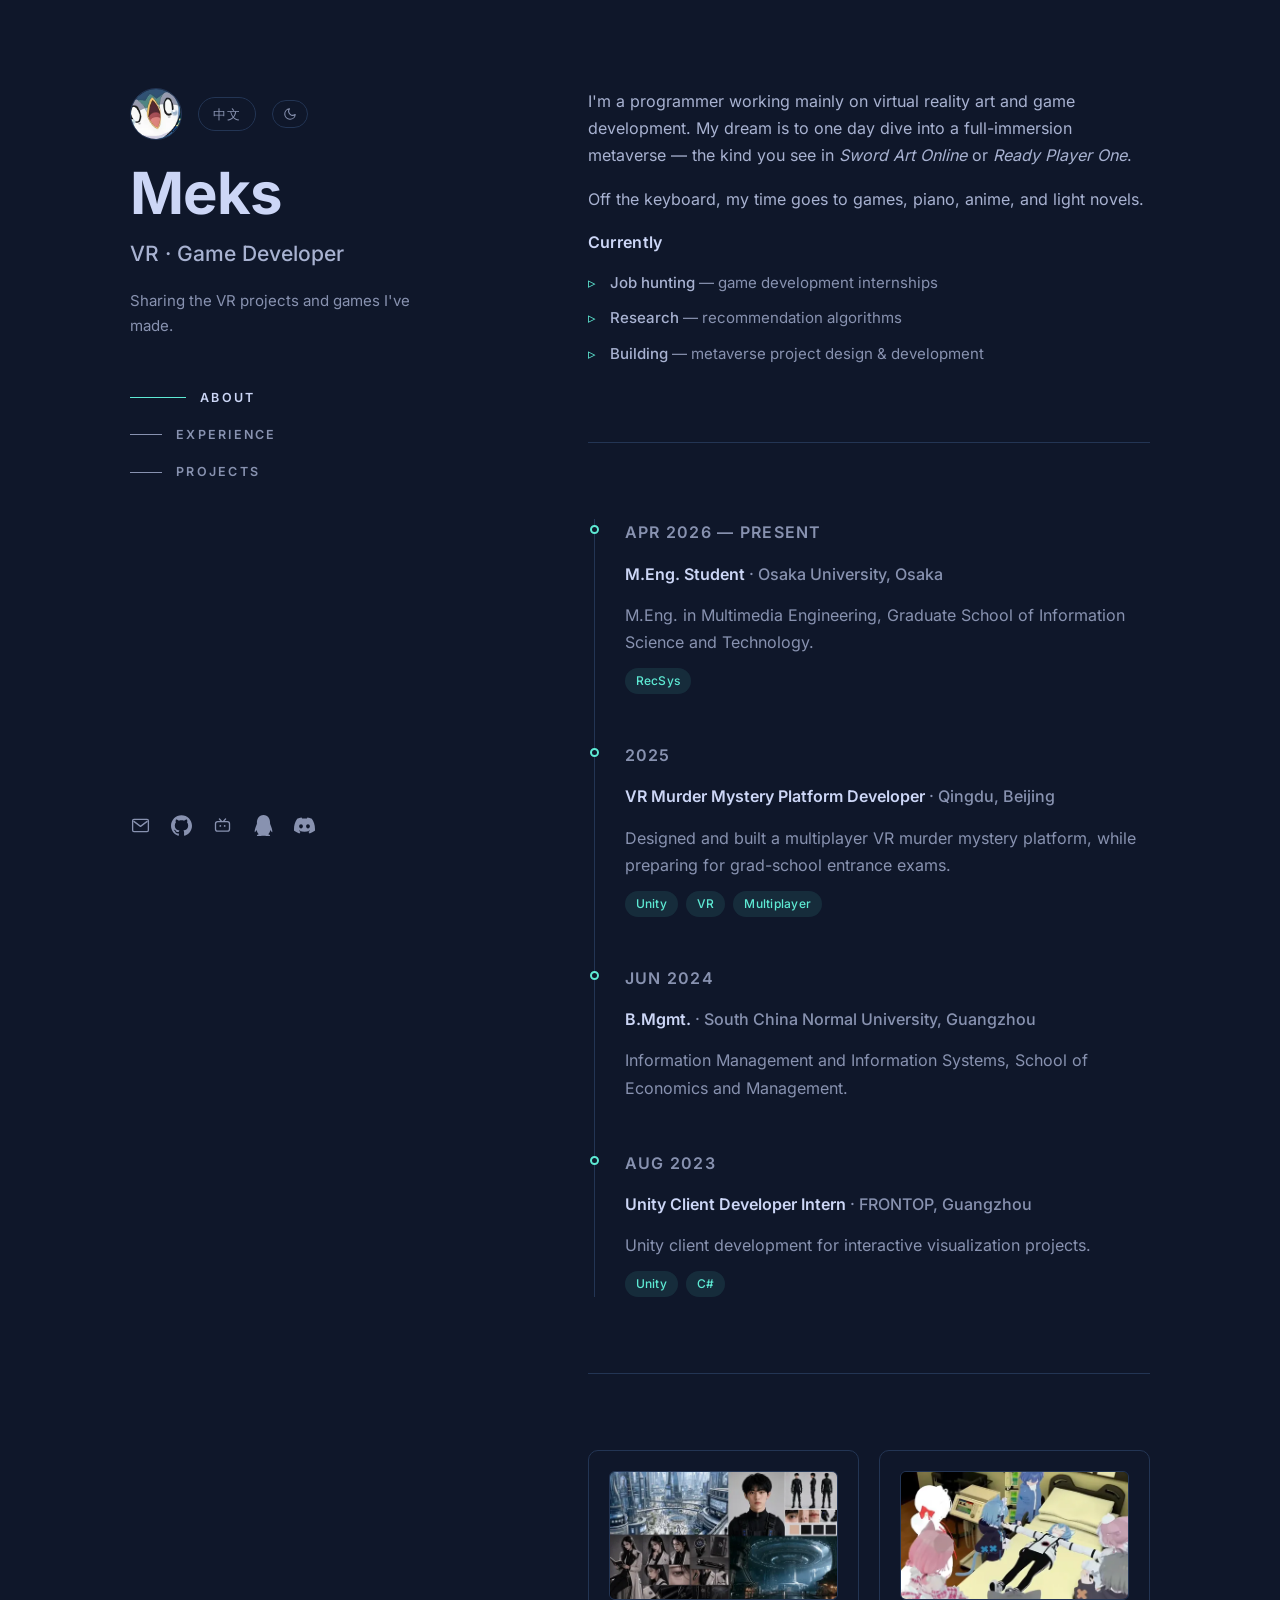
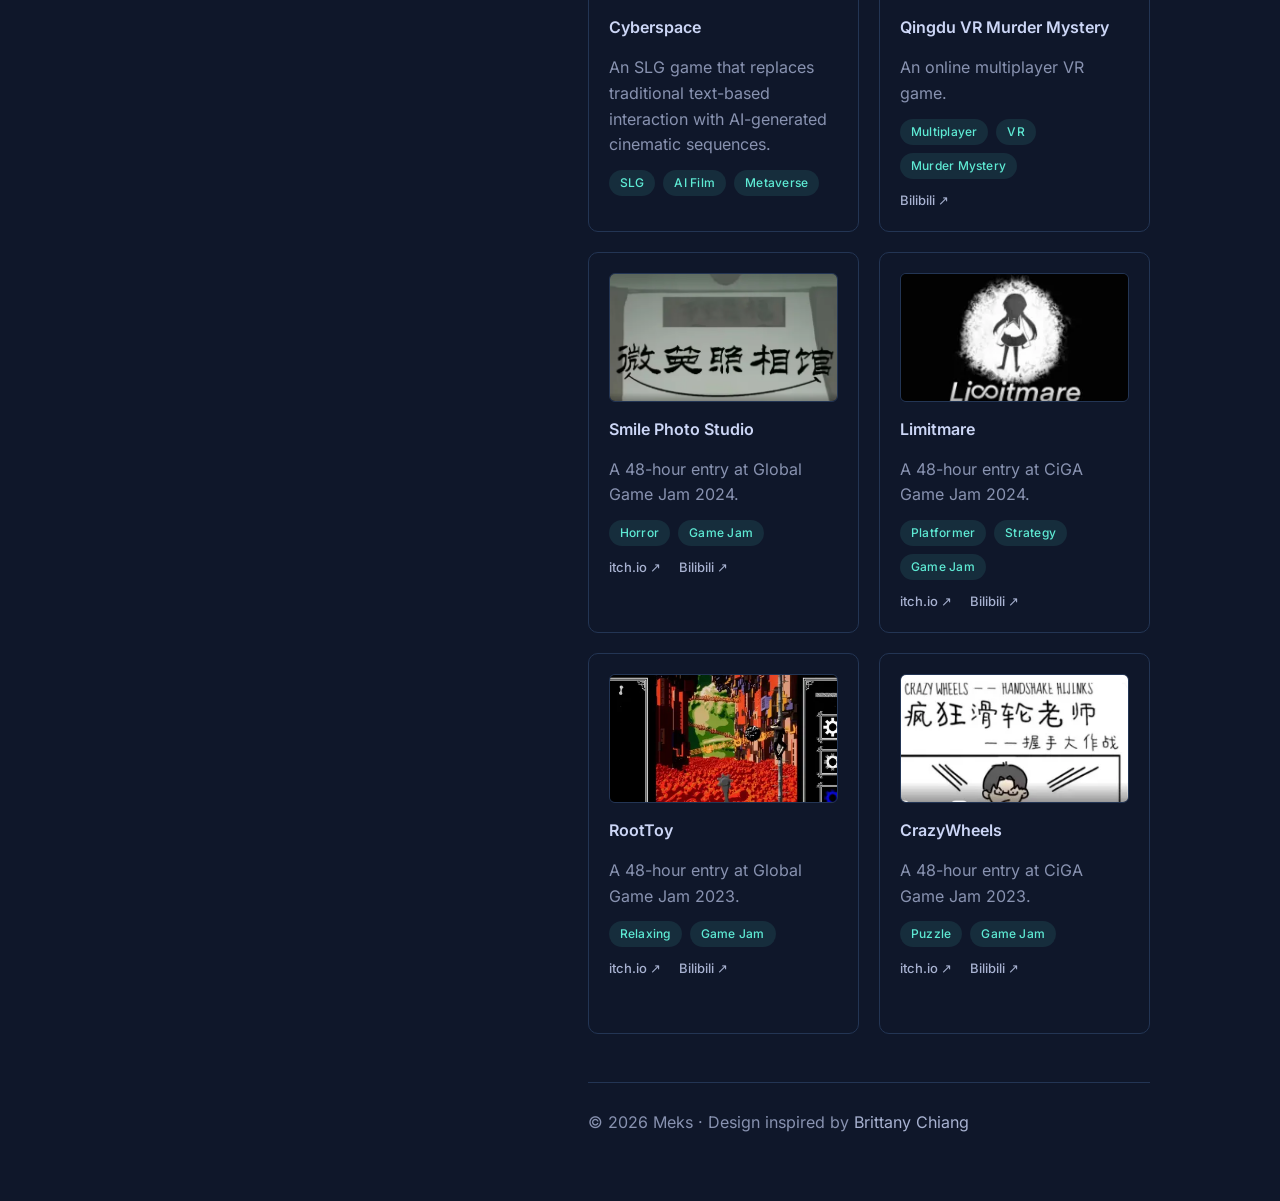
<file: index.html>
<!DOCTYPE html>
<html lang="en">
<head>
<meta charset="UTF-8">
<meta name="viewport" content="width=device-width, initial-scale=1.0, viewport-fit=cover">
<title>Meks · VR & Game Developer</title>
<meta name="description" content="Sharing the VR projects and games I've made.">
<link rel="icon" href="data:image/svg+xml,%3Csvg xmlns='http://www.w3.org/2000/svg' viewBox='0 0 32 32'%3E%3Ccircle cx='16' cy='16' r='9' fill='%235EEAD4'/%3E%3C/svg%3E">
<link rel="preload" href="fonts/inter/UcC73FwrK3iLTeHuS_nVMrMxCp50SjIa1ZL7.woff2" as="font" type="font/woff2" crossorigin>
<script>try{var t=localStorage.getItem('theme');if(t)document.documentElement.setAttribute('data-theme',t);}catch(e){}</script>
<link rel="stylesheet" href="fonts/fonts.css?v=4">
<link rel="stylesheet" href="css/style.css?v=20">
</head>
<body>

<div class="layout">

  <header class="side">
    <div>
      <div class="side-avatar-row">
        <img class="side-avatar" src="images/piplup-256.webp" alt="Meks's avatar" width="52" height="52">
        <a class="lang-switch" href="index-zh.html" hreflang="zh-CN">中文</a>
        <button class="theme-toggle" type="button" aria-label="Toggle dark / light theme" title="Toggle theme">
          <svg class="icon-moon" viewBox="0 0 24 24" fill="none" stroke="currentColor" stroke-width="1.8" stroke-linecap="round" stroke-linejoin="round" aria-hidden="true"><path d="M21 12.79A9 9 0 1 1 11.21 3 7 7 0 0 0 21 12.79z"/></svg>
          <svg class="icon-sun" viewBox="0 0 24 24" fill="none" stroke="currentColor" stroke-width="1.8" stroke-linecap="round" stroke-linejoin="round" aria-hidden="true"><circle cx="12" cy="12" r="4"/><path d="M12 2v2M12 20v2M4.93 4.93l1.41 1.41M17.66 17.66l1.41 1.41M2 12h2M20 12h2M4.93 19.07l1.41-1.41M17.66 6.34l1.41-1.41"/></svg>
        </button>
      </div>
      <h1 class="side-name">Meks</h1>
      <p class="side-role">VR · Game Developer</p>
      <p class="side-tag">Sharing the VR projects and games I've made.</p>
      <nav class="side-nav" aria-label="Section navigation">
        <a class="snav is-active" href="#about" data-sec="about"><span class="snav-line" aria-hidden="true"></span>About</a>
        <a class="snav" href="#experience" data-sec="experience"><span class="snav-line" aria-hidden="true"></span>Experience</a>
        <a class="snav" href="#projects" data-sec="projects"><span class="snav-line" aria-hidden="true"></span>Projects</a>
      </nav>
    </div>
    <div class="side-bottom">
      <ul class="socials">
        <li><a href="mailto:maxyx2025@gmail.com" aria-label="Email" rel="noopener"><svg viewBox="0 0 24 24" fill="none" stroke="currentColor" stroke-width="1.5" aria-hidden="true"><rect x="3" y="5" width="18" height="14" rx="1.5"/><path d="M4 7l8 6 8-6" stroke-linejoin="round"/></svg></a></li>
        <li><a href="https://github.com/maxyx2025" aria-label="GitHub" rel="noopener"><svg viewBox="0 0 24 24" fill="currentColor" aria-hidden="true"><path d="M12 .297c-6.63 0-12 5.373-12 12 0 5.303 3.438 9.8 8.205 11.385.6.113.82-.258.82-.577 0-.285-.01-1.04-.015-2.04-3.338.724-4.042-1.61-4.042-1.61C4.422 18.07 3.633 17.7 3.633 17.7c-1.087-.744.084-.729.084-.729 1.205.084 1.838 1.236 1.838 1.236 1.07 1.835 2.809 1.305 3.495.998.108-.776.417-1.305.76-1.605-2.665-.3-5.466-1.332-5.466-5.93 0-1.31.465-2.38 1.235-3.22-.135-.303-.54-1.523.105-3.176 0 0 1.005-.322 3.3 1.23.96-.267 1.98-.399 3-.405 1.02.006 2.04.138 3 .405 2.28-1.552 3.285-1.23 3.285-1.23.645 1.653.24 2.873.12 3.176.765.84 1.23 1.91 1.23 3.22 0 4.61-2.805 5.625-5.475 5.92.42.36.81 1.096.81 2.22 0 1.606-.015 2.896-.015 3.286 0 .315.21.69.825.57C20.565 22.092 24 17.592 24 12.297c0-6.627-5.373-12-12-12"/></svg></a></li>
        <li><a href="https://space.bilibili.com/76751048" aria-label="Bilibili" rel="noopener"><svg viewBox="0 0 24 24" fill="none" stroke="currentColor" stroke-width="1.5" aria-hidden="true"><rect x="4" y="7.5" width="16" height="11" rx="2.5"/><path d="M8.5 4.5 10.8 7M15.5 4.5 13.2 7" stroke-linecap="round"/><circle cx="9.5" cy="12.5" r="1" fill="currentColor" stroke="none"/><circle cx="14.5" cy="12.5" r="1" fill="currentColor" stroke="none"/></svg></a></li>
        <li><button class="icon-btn" type="button" data-copy="1485232009" title="Click to copy QQ number" aria-label="Copy QQ number"><svg viewBox="0 0 24 24" fill="currentColor" aria-hidden="true"><path d="M21.395 15.035a40 40 0 0 0-.803-2.264l-1.079-2.695c.001-.032.014-.562.014-.836C19.526 4.632 17.351 0 12 0S4.474 4.632 4.474 9.241c0 .274.013.804.014.836l-1.08 2.695a39 39 0 0 0-.802 2.264c-1.021 3.283-.69 4.643-.438 4.673.54.065 2.103-2.472 2.103-2.472 0 1.469.756 3.387 2.394 4.771-.612.188-1.363.479-1.845.835-.434.32-.379.646-.301.778.343.578 5.883.369 7.482.189 1.6.18 7.14.389 7.483-.189.078-.132.132-.458-.301-.778-.483-.356-1.233-.646-1.846-.836 1.637-1.384 2.393-3.302 2.393-4.771 0 0 1.563 2.537 2.103 2.472.251-.03.581-1.39-.438-4.673"/></svg><span class="copy-label">Copied!</span></button></li>
        <li><button class="icon-btn" type="button" data-copy="meksqaq" title="Click to copy username" aria-label="Copy Discord username"><svg viewBox="0 0 24 24" fill="currentColor" aria-hidden="true"><path d="M20.317 4.3698a19.7913 19.7913 0 00-4.8851-1.5152.0741.0741 0 00-.0785.0371c-.211.3753-.4447.8648-.6083 1.2495-1.8447-.2762-3.68-.2762-5.4868 0-.1636-.3933-.4058-.8742-.6177-1.2495a.077.077 0 00-.0785-.037 19.7363 19.7363 0 00-4.8852 1.515.0699.0699 0 00-.0321.0277C.5334 9.0458-.319 13.5799.0992 18.0578a.0824.0824 0 00.0312.0561c2.0528 1.5076 4.0413 2.4228 5.9929 3.0294a.0777.0777 0 00.0842-.0276c.4616-.6304.8731-1.2952 1.226-1.9942a.076.076 0 00-.0416-.1057c-.6528-.2476-1.2743-.5495-1.8722-.8923a.077.077 0 01-.0076-.1277c.1258-.0943.2517-.1923.3718-.2914a.0743.0743 0 01.0776-.0105c3.9278 1.7933 8.18 1.7933 12.0614 0a.0739.0739 0 01.0785.0095c.1202.099.246.1981.3728.2924a.077.077 0 01-.0066.1276 12.2986 12.2986 0 01-1.873.8914.0766.0766 0 00-.0407.1067c.3604.698.7719 1.3628 1.225 1.9932a.076.076 0 00.0842.0286c1.961-.6067 3.9495-1.5219 6.0023-3.0294a.077.077 0 00.0313-.0552c.5004-5.177-.8382-9.6739-3.5485-13.6604a.061.061 0 00-.0312-.0286zM8.02 15.3312c-1.1825 0-2.1569-1.0857-2.1569-2.419 0-1.3332.9555-2.4189 2.157-2.4189 1.2108 0 2.1757 1.0952 2.1568 2.419 0 1.3332-.9555 2.4189-2.1569 2.4189zm7.9748 0c-1.1825 0-2.1569-1.0857-2.1569-2.419 0-1.3332.9554-2.4189 2.1569-2.4189 1.2108 0 2.1757 1.0952 2.1568 2.419 0 1.3332-.946 2.4189-2.1568 2.4189Z"/></svg><span class="copy-label">Copied!</span></button></li>
      </ul>
    </div>
  </header>

  <main class="content">

    <section class="sec" id="about" aria-label="About">
      <h2 class="sec-head">About</h2>
      <p>I'm a programmer working mainly on virtual reality art and game development. My dream is to one day dive into a full-immersion metaverse — the kind you see in <em>Sword Art Online</em> or <em>Ready Player One</em>.</p>
      <p>Off the keyboard, my time goes to games, piano, anime, and light novels.</p>
      <p class="now-title">Currently</p>
      <ul class="now-list">
        <li><strong>Job hunting</strong> — game development internships</li>
        <li><strong>Research</strong> — recommendation algorithms</li>
        <li><strong>Building</strong> — metaverse project design &amp; development</li>
      </ul>
    </section>

    <section class="sec" id="experience" aria-label="Experience">
      <h2 class="sec-head">Experience</h2>
      <div class="timeline">
        <div class="xp">
          <p class="xp-date">Apr 2026 — Present</p>
          <p class="xp-title">M.Eng. Student <span class="xp-org">· Osaka University, Osaka</span></p>
          <p class="xp-desc">M.Eng. in Multimedia Engineering, Graduate School of Information Science and Technology.</p>
          <div class="pills"><span class="pill">RecSys</span></div>
        </div>

        <div class="xp">
          <p class="xp-date">2025</p>
          <p class="xp-title">VR Murder Mystery Platform Developer <span class="xp-org">· Qingdu, Beijing</span></p>
          <p class="xp-desc">Designed and built a multiplayer VR murder mystery platform, while preparing for grad-school entrance exams.</p>
          <div class="pills"><span class="pill">Unity</span><span class="pill">VR</span><span class="pill">Multiplayer</span></div>
        </div>

        <div class="xp">
          <p class="xp-date">Jun 2024</p>
          <p class="xp-title">B.Mgmt. <span class="xp-org">· South China Normal University, Guangzhou</span></p>
          <p class="xp-desc">Information Management and Information Systems, School of Economics and Management.</p>
        </div>

        <div class="xp">
          <p class="xp-date">Aug 2023</p>
          <p class="xp-title">Unity Client Developer Intern <span class="xp-org">· FRONTOP, Guangzhou</span></p>
          <p class="xp-desc">Unity client development for interactive visualization projects.</p>
          <div class="pills"><span class="pill">Unity</span><span class="pill">C#</span></div>
        </div>
      </div>
    </section>

    <section class="sec" id="projects" aria-label="Projects">
      <h2 class="sec-head">Projects</h2>
      <div class="projects-grid">

      <article class="proj">
        <img class="proj-thumb" src="images/cyberspace-480.webp" alt="Cyberspace key art" loading="lazy" decoding="async">
        <div>
          <p class="proj-title">Cyberspace</p>
          <p class="proj-desc">An SLG game that replaces traditional text-based interaction with AI-generated cinematic sequences.</p>
          <div class="pills"><span class="pill">SLG</span><span class="pill">AI Film</span><span class="pill">Metaverse</span></div>
        </div>
      </article>

      <article class="proj">
        <img class="proj-thumb" src="images/jubensha-480.webp" alt="Qingdu VR murder mystery key art" loading="lazy" decoding="async">
        <div>
          <p class="proj-title">Qingdu VR Murder Mystery</p>
          <p class="proj-desc">An online multiplayer VR game.</p>
          <div class="pills"><span class="pill">Multiplayer</span><span class="pill">VR</span><span class="pill">Murder Mystery</span></div>
          <p class="proj-links"><a href="https://www.bilibili.com/video/BV1qhKjeEESP" target="_blank" rel="noopener">Bilibili ↗</a></p>
        </div>
      </article>

      <article class="proj">
        <img class="proj-thumb" src="images/gamejam/smile.webp" alt="Smile Photo Studio cover" loading="lazy" decoding="async">
        <div>
          <p class="proj-title">Smile Photo Studio</p>
          <p class="proj-desc">A 48-hour entry at Global Game Jam 2024.</p>
          <div class="pills"><span class="pill">Horror</span><span class="pill">Game Jam</span></div>
          <p class="proj-links"><a href="https://meksqwq.itch.io/smile-photo-studio" target="_blank" rel="noopener">itch.io ↗</a><a href="https://www.bilibili.com/video/BV1EC411h7Wx" target="_blank" rel="noopener">Bilibili ↗</a></p>
        </div>
      </article>

      <article class="proj">
        <img class="proj-thumb" src="images/gamejam/limit.webp" alt="Limitmare cover" loading="lazy" decoding="async">
        <div>
          <p class="proj-title">Limitmare</p>
          <p class="proj-desc">A 48-hour entry at CiGA Game Jam 2024.</p>
          <div class="pills"><span class="pill">Platformer</span><span class="pill">Strategy</span><span class="pill">Game Jam</span></div>
          <p class="proj-links"><a href="https://meksqwq.itch.io/limited" target="_blank" rel="noopener">itch.io ↗</a><a href="https://www.bilibili.com/video/BV11fhXewE1r" target="_blank" rel="noopener">Bilibili ↗</a></p>
        </div>
      </article>

      <article class="proj">
        <img class="proj-thumb" src="images/gamejam/root-480.webp" alt="RootToy cover" loading="lazy" decoding="async">
        <div>
          <p class="proj-title">RootToy</p>
          <p class="proj-desc">A 48-hour entry at Global Game Jam 2023.</p>
          <div class="pills"><span class="pill">Relaxing</span><span class="pill">Game Jam</span></div>
          <p class="proj-links"><a href="https://meksqwq.itch.io/roottoy" target="_blank" rel="noopener">itch.io ↗</a><a href="https://www.bilibili.com/video/BV1N54y1g7id/" target="_blank" rel="noopener">Bilibili ↗</a></p>
        </div>
      </article>

      <article class="proj">
        <img class="proj-thumb" src="images/gamejam/touch.webp" alt="CrazyWheels cover" loading="lazy" decoding="async">
        <div>
          <p class="proj-title">CrazyWheels</p>
          <p class="proj-desc">A 48-hour entry at CiGA Game Jam 2023.</p>
          <div class="pills"><span class="pill">Puzzle</span><span class="pill">Game Jam</span></div>
          <p class="proj-links"><a href="https://meksqwq.itch.io/crazy-roller-skating-teacher" target="_blank" rel="noopener">itch.io ↗</a><a href="https://www.bilibili.com/video/BV1BP411y7oA" target="_blank" rel="noopener">Bilibili ↗</a></p>
        </div>
      </article>
      </div>
    </section>

    <footer class="footer">
      <p>© 2026 Meks · Design inspired by <a href="https://brittanychiang.com/" target="_blank" rel="noopener">Brittany Chiang</a></p>
    </footer>

  </main>
</div>

<script src="js/main.js?v=12"></script>
</body>
</html>
</file>
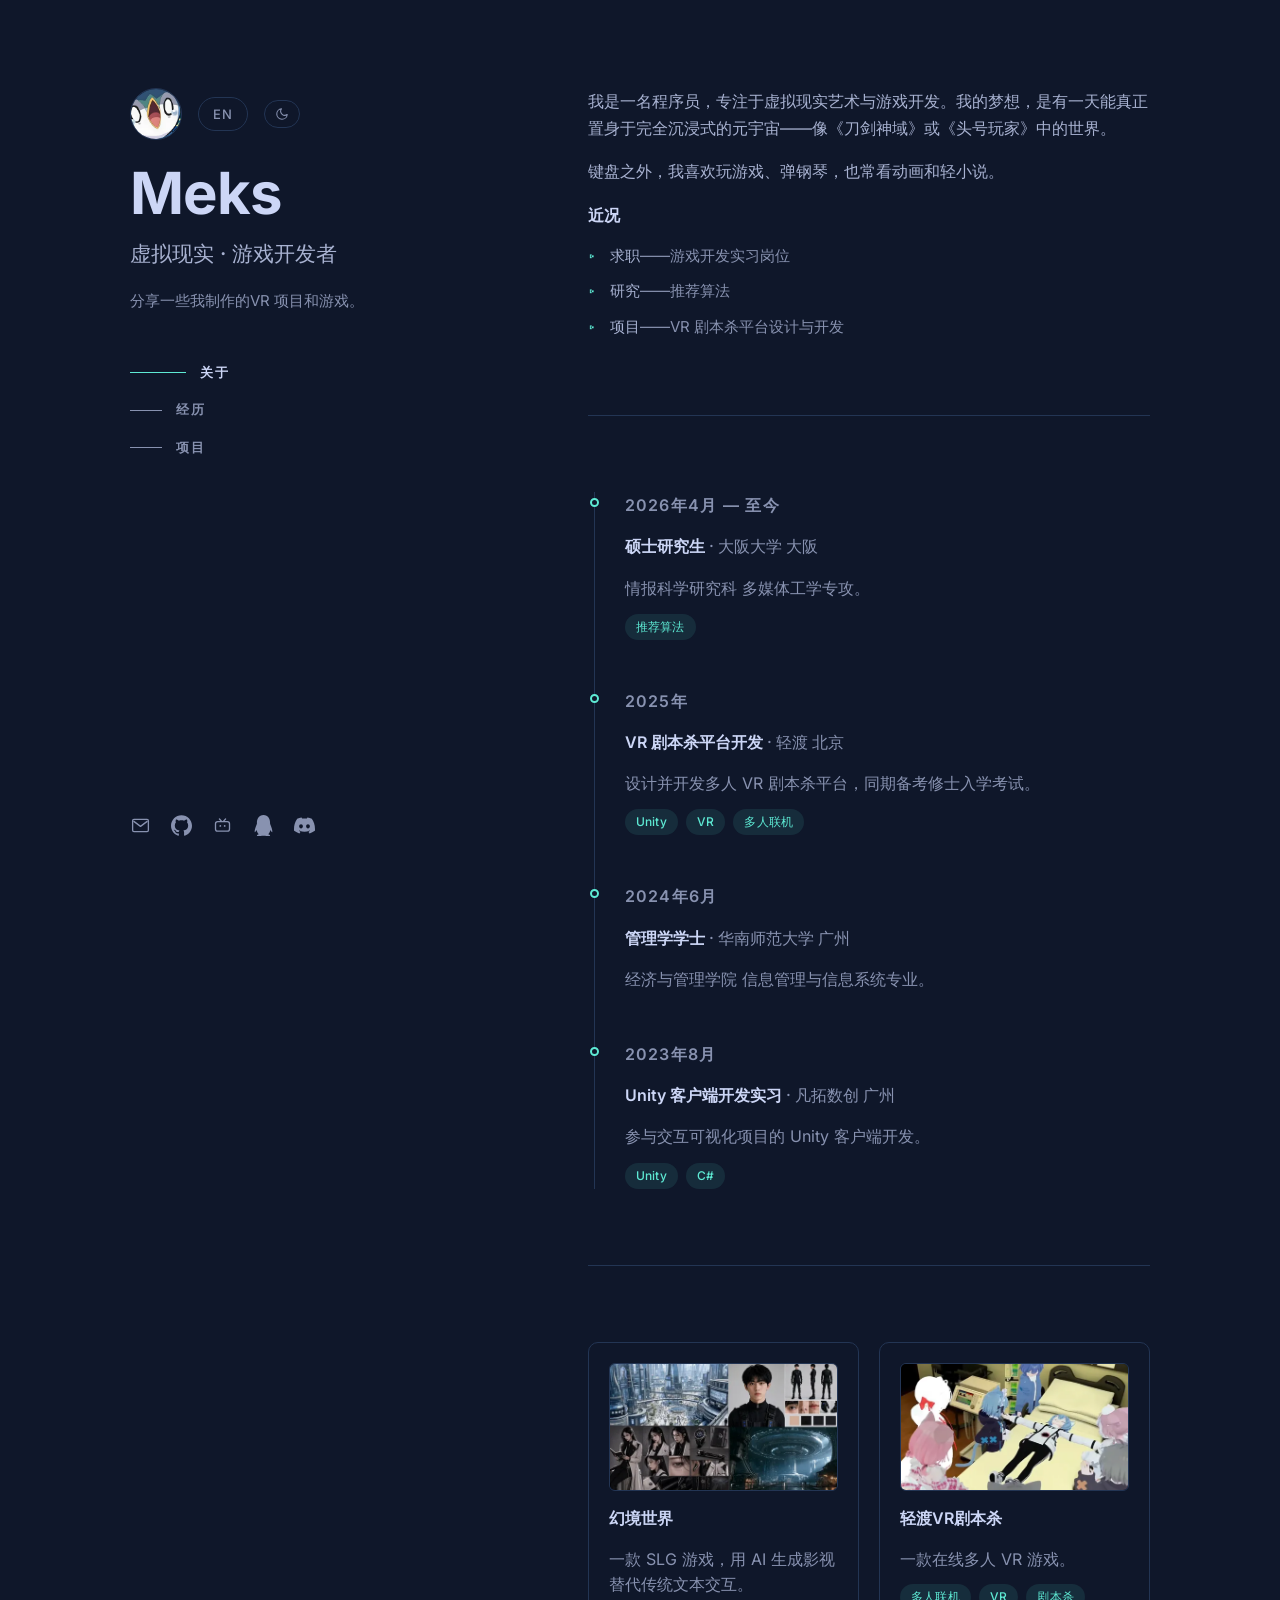
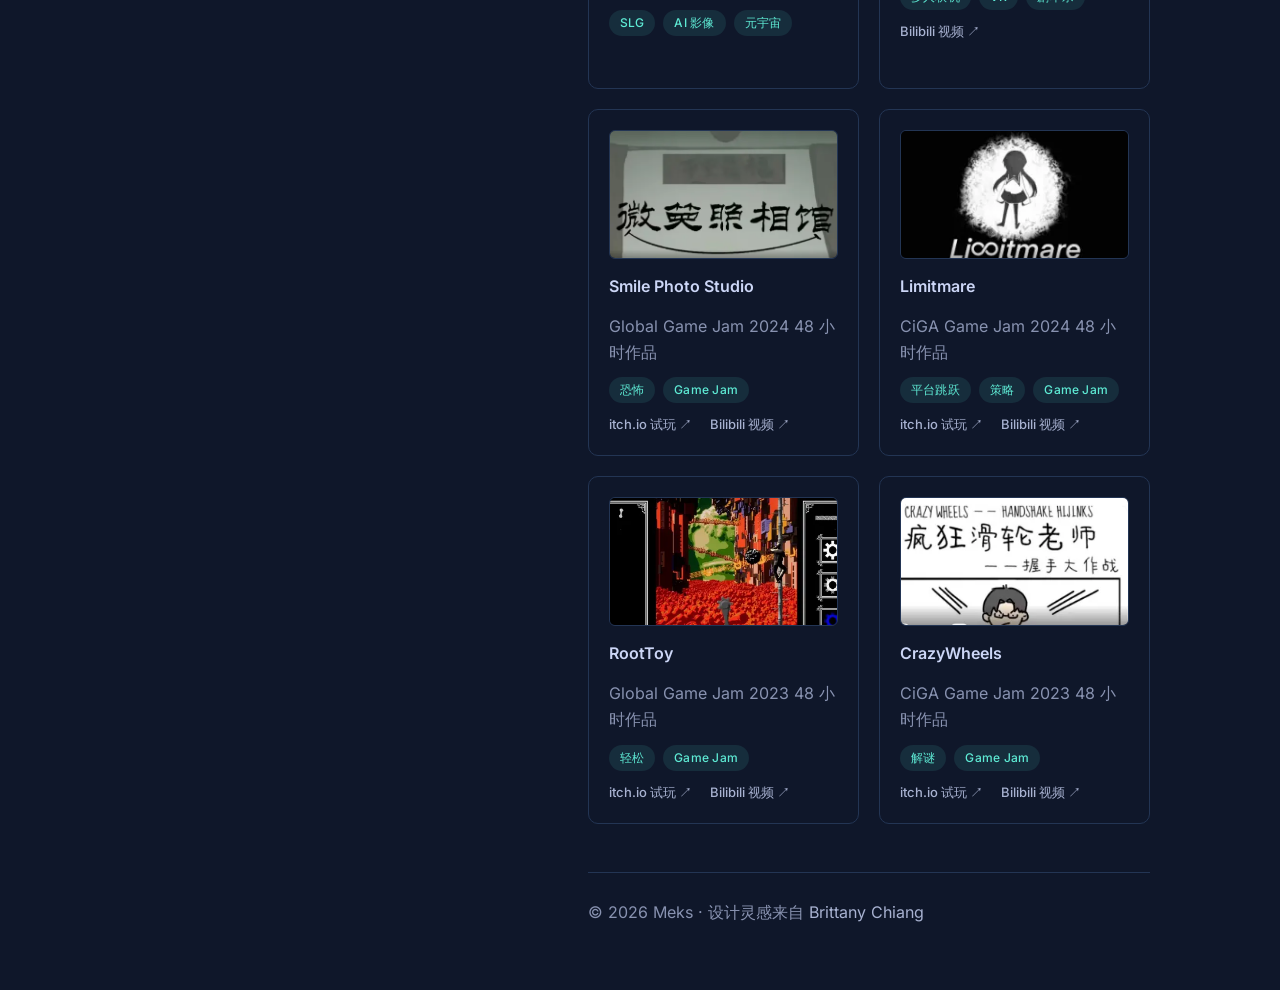
<file: index-zh.html>
<!DOCTYPE html>
<html lang="zh-CN">
<head>
<meta charset="UTF-8">
<meta name="viewport" content="width=device-width, initial-scale=1.0, viewport-fit=cover">
<title>Meks · 虚拟现实与游戏开发</title>
<meta name="description" content="这里是分享一些我制作的VR 项目和游戏。">
<link rel="icon" href="data:image/svg+xml,%3Csvg xmlns='http://www.w3.org/2000/svg' viewBox='0 0 32 32'%3E%3Ccircle cx='16' cy='16' r='9' fill='%235EEAD4'/%3E%3C/svg%3E">
<link rel="preload" href="fonts/inter/UcC73FwrK3iLTeHuS_nVMrMxCp50SjIa1ZL7.woff2" as="font" type="font/woff2" crossorigin>
<script>try{var t=localStorage.getItem('theme');if(t)document.documentElement.setAttribute('data-theme',t);}catch(e){}</script>
<link rel="stylesheet" href="fonts/fonts.css?v=4">
<link rel="stylesheet" href="css/style.css?v=20">
</head>
<body>

<div class="layout">

  <header class="side">
    <div>
      <div class="side-avatar-row">
        <img class="side-avatar" src="images/piplup-256.webp" alt="Meks 的头像" width="52" height="52">
        <a class="lang-switch" href="index.html" hreflang="en">EN</a>
        <button class="theme-toggle" type="button" aria-label="切换深色 / 浅色主题" title="切换主题">
          <svg class="icon-moon" viewBox="0 0 24 24" fill="none" stroke="currentColor" stroke-width="1.8" stroke-linecap="round" stroke-linejoin="round" aria-hidden="true"><path d="M21 12.79A9 9 0 1 1 11.21 3 7 7 0 0 0 21 12.79z"/></svg>
          <svg class="icon-sun" viewBox="0 0 24 24" fill="none" stroke="currentColor" stroke-width="1.8" stroke-linecap="round" stroke-linejoin="round" aria-hidden="true"><circle cx="12" cy="12" r="4"/><path d="M12 2v2M12 20v2M4.93 4.93l1.41 1.41M17.66 17.66l1.41 1.41M2 12h2M20 12h2M4.93 19.07l1.41-1.41M17.66 6.34l1.41-1.41"/></svg>
        </button>
      </div>
      <h1 class="side-name">Meks</h1>
      <p class="side-role">虚拟现实 · 游戏开发者</p>
      <p class="side-tag">分享一些我制作的VR 项目和游戏。</p>
      <nav class="side-nav" aria-label="章节导航">
        <a class="snav is-active" href="#about" data-sec="about"><span class="snav-line" aria-hidden="true"></span>关于</a>
        <a class="snav" href="#experience" data-sec="experience"><span class="snav-line" aria-hidden="true"></span>经历</a>
        <a class="snav" href="#projects" data-sec="projects"><span class="snav-line" aria-hidden="true"></span>项目</a>
      </nav>
    </div>
    <div class="side-bottom">
      <ul class="socials">
        <li><a href="mailto:maxyx2025@gmail.com" aria-label="邮箱" rel="noopener"><svg viewBox="0 0 24 24" fill="none" stroke="currentColor" stroke-width="1.5" aria-hidden="true"><rect x="3" y="5" width="18" height="14" rx="1.5"/><path d="M4 7l8 6 8-6" stroke-linejoin="round"/></svg></a></li>
        <li><a href="https://github.com/maxyx2025" aria-label="GitHub" rel="noopener"><svg viewBox="0 0 24 24" fill="currentColor" aria-hidden="true"><path d="M12 .297c-6.63 0-12 5.373-12 12 0 5.303 3.438 9.8 8.205 11.385.6.113.82-.258.82-.577 0-.285-.01-1.04-.015-2.04-3.338.724-4.042-1.61-4.042-1.61C4.422 18.07 3.633 17.7 3.633 17.7c-1.087-.744.084-.729.084-.729 1.205.084 1.838 1.236 1.838 1.236 1.07 1.835 2.809 1.305 3.495.998.108-.776.417-1.305.76-1.605-2.665-.3-5.466-1.332-5.466-5.93 0-1.31.465-2.38 1.235-3.22-.135-.303-.54-1.523.105-3.176 0 0 1.005-.322 3.3 1.23.96-.267 1.98-.399 3-.405 1.02.006 2.04.138 3 .405 2.28-1.552 3.285-1.23 3.285-1.23.645 1.653.24 2.873.12 3.176.765.84 1.23 1.91 1.23 3.22 0 4.61-2.805 5.625-5.475 5.92.42.36.81 1.096.81 2.22 0 1.606-.015 2.896-.015 3.286 0 .315.21.69.825.57C20.565 22.092 24 17.592 24 12.297c0-6.627-5.373-12-12-12"/></svg></a></li>
        <li><a href="https://space.bilibili.com/76751048" aria-label="Bilibili" rel="noopener"><svg viewBox="0 0 24 24" fill="none" stroke="currentColor" stroke-width="1.5" aria-hidden="true"><rect x="4" y="7.5" width="16" height="11" rx="2.5"/><path d="M8.5 4.5 10.8 7M15.5 4.5 13.2 7" stroke-linecap="round"/><circle cx="9.5" cy="12.5" r="1" fill="currentColor" stroke="none"/><circle cx="14.5" cy="12.5" r="1" fill="currentColor" stroke="none"/></svg></a></li>
        <li><button class="icon-btn" type="button" data-copy="1485232009" title="点击复制 QQ 号" aria-label="复制 QQ 号"><svg viewBox="0 0 24 24" fill="currentColor" aria-hidden="true"><path d="M21.395 15.035a40 40 0 0 0-.803-2.264l-1.079-2.695c.001-.032.014-.562.014-.836C19.526 4.632 17.351 0 12 0S4.474 4.632 4.474 9.241c0 .274.013.804.014.836l-1.08 2.695a39 39 0 0 0-.802 2.264c-1.021 3.283-.69 4.643-.438 4.673.54.065 2.103-2.472 2.103-2.472 0 1.469.756 3.387 2.394 4.771-.612.188-1.363.479-1.845.835-.434.32-.379.646-.301.778.343.578 5.883.369 7.482.189 1.6.18 7.14.389 7.483-.189.078-.132.132-.458-.301-.778-.483-.356-1.233-.646-1.846-.836 1.637-1.384 2.393-3.302 2.393-4.771 0 0 1.563 2.537 2.103 2.472.251-.03.581-1.39-.438-4.673"/></svg><span class="copy-label">已复制！</span></button></li>
        <li><button class="icon-btn" type="button" data-copy="meksqaq" title="点击复制用户名" aria-label="复制 Discord 用户名"><svg viewBox="0 0 24 24" fill="currentColor" aria-hidden="true"><path d="M20.317 4.3698a19.7913 19.7913 0 00-4.8851-1.5152.0741.0741 0 00-.0785.0371c-.211.3753-.4447.8648-.6083 1.2495-1.8447-.2762-3.68-.2762-5.4868 0-.1636-.3933-.4058-.8742-.6177-1.2495a.077.077 0 00-.0785-.037 19.7363 19.7363 0 00-4.8852 1.515.0699.0699 0 00-.0321.0277C.5334 9.0458-.319 13.5799.0992 18.0578a.0824.0824 0 00.0312.0561c2.0528 1.5076 4.0413 2.4228 5.9929 3.0294a.0777.0777 0 00.0842-.0276c.4616-.6304.8731-1.2952 1.226-1.9942a.076.076 0 00-.0416-.1057c-.6528-.2476-1.2743-.5495-1.8722-.8923a.077.077 0 01-.0076-.1277c.1258-.0943.2517-.1923.3718-.2914a.0743.0743 0 01.0776-.0105c3.9278 1.7933 8.18 1.7933 12.0614 0a.0739.0739 0 01.0785.0095c.1202.099.246.1981.3728.2924a.077.077 0 01-.0066.1276 12.2986 12.2986 0 01-1.873.8914.0766.0766 0 00-.0407.1067c.3604.698.7719 1.3628 1.225 1.9932a.076.076 0 00.0842.0286c1.961-.6067 3.9495-1.5219 6.0023-3.0294a.077.077 0 00.0313-.0552c.5004-5.177-.8382-9.6739-3.5485-13.6604a.061.061 0 00-.0312-.0286zM8.02 15.3312c-1.1825 0-2.1569-1.0857-2.1569-2.419 0-1.3332.9555-2.4189 2.157-2.4189 1.2108 0 2.1757 1.0952 2.1568 2.419 0 1.3332-.9555 2.4189-2.1569 2.4189zm7.9748 0c-1.1825 0-2.1569-1.0857-2.1569-2.419 0-1.3332.9554-2.4189 2.1569-2.4189 1.2108 0 2.1757 1.0952 2.1568 2.419 0 1.3332-.946 2.4189-2.1568 2.4189Z"/></svg><span class="copy-label">已复制！</span></button></li>
      </ul>
    </div>
  </header>

  <main class="content">

    <section class="sec" id="about" aria-label="关于">
      <h2 class="sec-head">关于</h2>
      <p>我是一名程序员，专注于虚拟现实艺术与游戏开发。我的梦想，是有一天能真正置身于完全沉浸式的元宇宙——像《刀剑神域》或《头号玩家》中的世界。</p>
      <p>键盘之外，我喜欢玩游戏、弹钢琴，也常看动画和轻小说。</p>
      <p class="now-title">近况</p>
      <ul class="now-list">
        <li><strong>求职</strong>——游戏开发实习岗位</li>
        <li><strong>研究</strong>——推荐算法</li>
        <li><strong>项目</strong>——VR 剧本杀平台设计与开发</li>
      </ul>
    </section>

    <section class="sec" id="experience" aria-label="经历">
      <h2 class="sec-head">经历</h2>
      <div class="timeline">
        <div class="xp">
          <p class="xp-date">2026年4月 — 至今</p>
          <p class="xp-title">硕士研究生 <span class="xp-org">· 大阪大学 大阪</span></p>
          <p class="xp-desc">情报科学研究科 多媒体工学专攻。</p>
          <div class="pills"><span class="pill">推荐算法</span></div>
        </div>

        <div class="xp">
          <p class="xp-date">2025年</p>
          <p class="xp-title">VR 剧本杀平台开发 <span class="xp-org">· 轻渡 北京</span></p>
          <p class="xp-desc">设计并开发多人 VR 剧本杀平台，同期备考修士入学考试。</p>
          <div class="pills"><span class="pill">Unity</span><span class="pill">VR</span><span class="pill">多人联机</span></div>
        </div>

        <div class="xp">
          <p class="xp-date">2024年6月</p>
          <p class="xp-title">管理学学士 <span class="xp-org">· 华南师范大学 广州</span></p>
          <p class="xp-desc">经济与管理学院 信息管理与信息系统专业。</p>
        </div>

        <div class="xp">
          <p class="xp-date">2023年8月</p>
          <p class="xp-title">Unity 客户端开发实习 <span class="xp-org">· 凡拓数创 广州</span></p>
          <p class="xp-desc">参与交互可视化项目的 Unity 客户端开发。</p>
          <div class="pills"><span class="pill">Unity</span><span class="pill">C#</span></div>
        </div>
      </div>
    </section>

    <section class="sec" id="projects" aria-label="项目">
      <h2 class="sec-head">项目</h2>
      <div class="projects-grid">

      <article class="proj">
        <img class="proj-thumb" src="images/cyberspace-480.webp" alt="Cyberspace 项目宣传图" loading="lazy" decoding="async">
        <div>
          <p class="proj-title">幻境世界</p>
          <p class="proj-desc">一款 SLG 游戏，用 AI 生成影视替代传统文本交互。</p>
          <div class="pills"><span class="pill">SLG</span><span class="pill">AI 影像</span><span class="pill">元宇宙</span></div>
        </div>
      </article>

      <article class="proj">
        <img class="proj-thumb" src="images/jubensha-480.webp" alt="轻渡 VR 剧本杀宣传图" loading="lazy" decoding="async">
        <div>
          <p class="proj-title">轻渡VR剧本杀</p>
          <p class="proj-desc">一款在线多人 VR 游戏。</p>
          <div class="pills"><span class="pill">多人联机</span><span class="pill">VR</span><span class="pill">剧本杀</span></div>
          <p class="proj-links"><a href="https://www.bilibili.com/video/BV1qhKjeEESP" target="_blank" rel="noopener">Bilibili 视频 ↗</a></p>
        </div>
      </article>

      <article class="proj">
        <img class="proj-thumb" src="images/gamejam/smile.webp" alt="Smile Photo Studio 游戏封面" loading="lazy" decoding="async">
        <div>
          <p class="proj-title">Smile Photo Studio</p>
          <p class="proj-desc">Global Game Jam 2024 48 小时作品</p>
          <div class="pills"> <span class="pill">恐怖</span><span class="pill">Game Jam</span></div>
          <p class="proj-links"><a href="https://meksqwq.itch.io/smile-photo-studio" target="_blank" rel="noopener">itch.io 试玩 ↗</a><a href="https://www.bilibili.com/video/BV1EC411h7Wx" target="_blank" rel="noopener">Bilibili 视频 ↗</a></p>
        </div>
      </article>

      <article class="proj">
        <img class="proj-thumb" src="images/gamejam/limit.webp" alt="Limitmare 游戏封面" loading="lazy" decoding="async">
        <div>
          <p class="proj-title">Limitmare</p>
          <p class="proj-desc">CiGA Game Jam 2024 48 小时作品</p>
          <div class="pills"><span class="pill">平台跳跃</span><span class="pill">策略</span><span class="pill">Game Jam</span></div>
          <p class="proj-links"><a href="https://meksqwq.itch.io/limited" target="_blank" rel="noopener">itch.io 试玩 ↗</a><a href="https://www.bilibili.com/video/BV11fhXewE1r" target="_blank" rel="noopener">Bilibili 视频 ↗</a></p>
        </div>
      </article>

      <article class="proj">
        <img class="proj-thumb" src="images/gamejam/root-480.webp" alt="RootToy 游戏封面" loading="lazy" decoding="async">
        <div>
          <p class="proj-title">RootToy</p>
          <p class="proj-desc">Global Game Jam 2023 48 小时作品</p>
          <div class="pills"><span class="pill">轻松</span><span class="pill">Game Jam</span></div>
          <p class="proj-links"><a href="https://meksqwq.itch.io/roottoy" target="_blank" rel="noopener">itch.io 试玩 ↗</a><a href="https://www.bilibili.com/video/BV1N54y1g7id/" target="_blank" rel="noopener">Bilibili 视频 ↗</a></p>
        </div>
      </article>

      <article class="proj">
        <img class="proj-thumb" src="images/gamejam/touch.webp" alt="CrazyWheels 游戏封面" loading="lazy" decoding="async">
        <div>
          <p class="proj-title">CrazyWheels</p>
          <p class="proj-desc">CiGA Game Jam 2023 48 小时作品</p>
          <div class="pills"><span class="pill">解谜</span><span class="pill">Game Jam</span></div>
          <p class="proj-links"><a href="https://meksqwq.itch.io/crazy-roller-skating-teacher" target="_blank" rel="noopener">itch.io 试玩 ↗</a><a href="https://www.bilibili.com/video/BV1BP411y7oA" target="_blank" rel="noopener">Bilibili 视频 ↗</a></p>
        </div>
      </article>
      </div>
    </section>

    <footer class="footer">
      <p>© 2026 Meks · 设计灵感来自 <a href="https://brittanychiang.com/" target="_blank" rel="noopener">Brittany Chiang</a></p>
    </footer>

  </main>
</div>

<script src="js/main.js?v=12"></script>
</body>
</html>
</file>
<file: fonts/fonts.css>
/* latin */ @font-face { font-family: 'Inter'; font-style: normal; font-weight: 400; font-display: block; src: url(inter/UcC73FwrK3iLTeHuS_nVMrMxCp50SjIa1ZL7.woff2) format('woff2'); unicode-range: U+0000-00FF, U+0131, U+0152-0153, U+02BB-02BC, U+02C6, U+02DA, U+02DC, U+0304, U+0308, U+0329, U+2000-206F, U+20AC, U+2122, U+2191, U+2193, U+2212, U+2215, U+FEFF, U+FFFD; } /* latin */ @font-face { font-family: 'Inter'; font-style: normal; font-weight: 500; font-display: block; src: url(inter/UcC73FwrK3iLTeHuS_nVMrMxCp50SjIa1ZL7.woff2) format('woff2'); unicode-range: U+0000-00FF, U+0131, U+0152-0153, U+02BB-02BC, U+02C6, U+02DA, U+02DC, U+0304, U+0308, U+0329, U+2000-206F, U+20AC, U+2122, U+2191, U+2193, U+2212, U+2215, U+FEFF, U+FFFD; } /* latin */ @font-face { font-family: 'Inter'; font-style: normal; font-weight: 600; font-display: block; src: url(inter/UcC73FwrK3iLTeHuS_nVMrMxCp50SjIa1ZL7.woff2) format('woff2'); unicode-range: U+0000-00FF, U+0131, U+0152-0153, U+02BB-02BC, U+02C6, U+02DA, U+02DC, U+0304, U+0308, U+0329, U+2000-206F, U+20AC, U+2122, U+2191, U+2193, U+2212, U+2215, U+FEFF, U+FFFD; } /* latin */ @font-face { font-family: 'Inter'; font-style: normal; font-weight: 700; font-display: block; src: url(inter/UcC73FwrK3iLTeHuS_nVMrMxCp50SjIa1ZL7.woff2) format('woff2'); unicode-range: U+0000-00FF, U+0131, U+0152-0153, U+02BB-02BC, U+02C6, U+02DA, U+02DC, U+0304, U+0308, U+0329, U+2000-206F, U+20AC, U+2122, U+2191, U+2193, U+2212, U+2215, U+FEFF, U+FFFD; }
</file>
<file: css/style.css>
/* ==========================================================================
   Meks · Portfolio — 深色双栏（设计灵感：brittanychiang.com）
   ========================================================================== */

:root {
  --bg: #0F172A;
  --bg-card: #112240;
  --card-hover: rgba(17, 34, 64, .55);
  --line: #233554;
  --text: #CCD6F6;
  --text-mid: #A8B2D1;
  --text-dim: #8892B0;
  --accent: #5EEAD4;
  --accent-tint: rgba(94, 234, 212, .1);
  --accent-border: rgba(94, 234, 212, .45);
  --sans: "Inter", "PingFang SC", "Hiragino Sans GB", "Microsoft YaHei", "Noto Sans SC", sans-serif;
}

/* 浅色（米白）主题 */
[data-theme="light"] {
  --bg: #F7F3EA;
  --bg-card: #FFFFFF;
  --card-hover: #FFFFFF;
  --line: #E4DECD;
  --text: #1F2430;
  --text-mid: #3E4456;
  --text-dim: #6B7280;
  --accent: #0D9488;
  --accent-tint: rgba(13, 148, 136, .12);
  --accent-border: rgba(13, 148, 136, .45);
}

*, *::before, *::after { box-sizing: border-box; margin: 0; padding: 0; }

html { scroll-behavior: smooth; -webkit-text-size-adjust: 100%; }

body {
  font-family: var(--sans);
  font-size: 16.5px;
  line-height: 1.7;
  color: var(--text-mid);
  background-color: var(--bg);
  -webkit-font-smoothing: antialiased;
}

::selection { background: rgba(94, 234, 212, .22); }

a { color: inherit; }
ul { list-style: none; }
img { display: block; }
button { font-family: inherit; }

:focus-visible { outline: 1px solid var(--accent); outline-offset: 3px; }

/* ---------- 布局骨架：左固定栏 + 右滚动栏 ---------- */
.layout {
  max-width: 1100px;
  margin: 0 auto;
  padding: 0 40px;
  display: grid;
  grid-template-columns: 5fr 7fr;
  gap: 56px;
}

.side {
  position: sticky;
  top: 0;
  height: 100vh;
  display: flex;
  flex-direction: column;
  justify-content: space-between;
  padding: 88px 0 56px;
}

.side-avatar-row { display: flex; align-items: center; gap: 16px; margin-bottom: 22px; }
.side-avatar {
  width: 52px;
  height: 52px;
  border-radius: 50%;
  object-fit: cover;
  border: 1px solid var(--line);
}
.side-name {
  font-size: clamp(40px, 4.6vw, 58px);
  font-weight: 700;
  letter-spacing: -.02em;
  line-height: 1.1;
  color: var(--text);
}
.side-role {
  margin-top: 10px;
  font-size: clamp(17px, 1.8vw, 21px);
  font-weight: 500;
  color: var(--text-mid);
}
.side-tag {
  margin-top: 18px;
  max-width: 300px;
  font-size: 15px;
  line-height: 1.65;
  color: var(--text-dim);
}

/* 竖排导航：短线 + 小字，激活时线变长、文字变白 */
.side-nav { margin-top: 48px; display: flex; flex-direction: column; gap: 16px; }
.snav {
  display: flex;
  align-items: center;
  gap: 14px;
  font-size: 12.5px;
  font-weight: 600;
  letter-spacing: .18em;
  text-transform: uppercase;
  text-decoration: none;
  color: var(--text-dim);
  transition: color .25s ease;
}
.snav-line {
  width: 32px;
  height: 1px;
  background: var(--text-dim);
  transition: width .25s ease, background-color .25s ease;
}
.snav:hover { color: var(--text); }
.snav:hover .snav-line { width: 56px; background: var(--text); }
.snav.is-active { color: var(--text); }
.snav.is-active .snav-line { width: 56px; background: var(--accent); }

.side-bottom { display: flex; align-items: center; gap: 22px; }

/* 语言切换（头像旁小按钮） */
.lang-switch {
  font-size: 13px;
  font-weight: 500;
  letter-spacing: .08em;
  color: var(--text-dim);
  text-decoration: none;
  border: 1px solid var(--line);
  border-radius: 999px;
  padding: 5px 14px;
  transition: color .25s ease, border-color .25s ease;
}
.lang-switch:hover { color: var(--accent); border-color: var(--accent-border); }

/* 主题切换（深浅色，语言切换旁小按钮） */
.theme-toggle {
  font: inherit;
  color: var(--text-dim);
  background: none;
  border: 1px solid var(--line);
  border-radius: 999px;
  padding: 6px 10px;
  cursor: pointer;
  display: inline-flex;
  align-items: center;
  transition: color .25s ease, border-color .25s ease;
}
.theme-toggle:hover { color: var(--accent); border-color: var(--accent-border); }
.theme-toggle svg { width: 14px; height: 14px; display: block; }
.theme-toggle .icon-sun { display: none; }
[data-theme="light"] .theme-toggle .icon-sun { display: block; }
[data-theme="light"] .theme-toggle .icon-moon { display: none; }

/* ---------- 社交图标 ---------- */
.socials { display: flex; align-items: center; gap: 20px; }
.socials a, .socials .icon-btn {
  color: var(--text-dim);
  display: inline-flex;
  align-items: center;
  transition: color .25s ease;
}
.socials a:hover, .socials .icon-btn:hover { color: var(--accent); }
.socials svg { width: 21px; height: 21px; }
.socials .icon-btn { background: none; border: 0; padding: 0; cursor: pointer; }
.icon-btn .copy-label { display: none; font-size: 12px; letter-spacing: .06em; color: var(--accent); }
.icon-btn.copied svg { display: none; }
.icon-btn.copied .copy-label { display: inline; }

/* ---------- 右栏内容 ---------- */
.content { padding: 88px 0 64px; }
/* 模块之间：细分隔线 + 充足留白 */
.sec { padding: 76px 0; border-top: 1px solid var(--line); scroll-margin-top: 20px; }
.sec:first-child { border-top: 0; padding-top: 0; }
.sec:last-of-type { padding-bottom: 48px; }

/* 区块标题：桌面端隐藏（模板风格），移动端显示 */
.sec-head {
  display: none;
  align-items: center;
  gap: 16px;
  margin-bottom: 32px;
  font-size: 13px;
  font-weight: 700;
  letter-spacing: .18em;
  text-transform: uppercase;
  color: var(--text);
}
.sec-head::after { content: ""; flex: 1; height: 1px; background: var(--line); }

.content p + p { margin-top: 1em; }
.content p { font-size: 16px; }
.content a.u {
  color: var(--accent);
  text-decoration: none;
  font-weight: 500;
  transition: opacity .2s ease;
}
.content a.u:hover { text-decoration: underline; text-underline-offset: 3px; }

/* About · 近况列表 */
.now-title {
  margin-top: 30px;
  font-size: 22px;
  font-weight: 600;
  letter-spacing: .02em;
  color: var(--text);
}
.now-list { margin-top: 14px; display: flex; flex-direction: column; gap: 10px; }
.now-list li {
  position: relative;
  padding-left: 22px;
  font-size: 15px;
  color: var(--text-dim);
}
.now-list li::before {
  content: "▹";
  position: absolute;
  left: 0;
  color: var(--accent);
}
.now-list strong { color: var(--text-mid); font-weight: 500; }

/* ---------- Experience（竖向时间轴） ---------- */
.timeline {
  position: relative;
  margin-left: 6px;
  padding-left: 30px;
  border-left: 1px solid var(--line);
  display: flex;
  flex-direction: column;
  gap: 48px;
}
.xp { position: relative; }
.xp::before {
  content: "";
  position: absolute;
  left: -35px;
  top: 6px;
  width: 9px;
  height: 9px;
  border-radius: 50%;
  background: var(--bg);
  border: 2px solid var(--accent);
}
.xp-date {
  margin-bottom: 5px;
  font-size: 12.5px;
  font-weight: 600;
  letter-spacing: .08em;
  text-transform: uppercase;
  color: var(--text-dim);
  white-space: nowrap;
}
/* 浅色模式下日期与标题同色，避免灰字在米白底上对比度不足 */
[data-theme="light"] .xp-date { color: var(--text); }
.xp-title {
  font-size: 16.5px;
  font-weight: 600;
  color: var(--text);
  line-height: 1.45;
}
a.xp-title { text-decoration: none; transition: color .2s ease; }
a.xp-title:hover { color: var(--accent); }
.xp-title .arrow { font-weight: 400; }
.xp-org { color: var(--text-dim); font-weight: 500; }
.xp-desc { margin-top: 8px; font-size: 15px; color: var(--text-dim); }

/* 标签 pills */
.pills { display: flex; flex-wrap: wrap; gap: 8px; margin-top: 12px; }
.pill {
  font-size: 12px;
  font-weight: 500;
  letter-spacing: .02em;
  color: var(--accent);
  background: var(--accent-tint);
  border-radius: 999px;
  padding: 4px 11px;
  line-height: 1.5;
}

/* ---------- Projects（统一尺寸的边框卡片） ---------- */
.projects-grid {
  display: grid;
  grid-template-columns: 1fr 1fr;
  grid-auto-rows: 1fr; /* 同行卡片等高 */
  gap: 20px;
}
.proj {
  display: flex;
  flex-direction: column;
  padding: 20px;
  border: 1px solid var(--line);
  border-radius: 10px;
  transition: border-color .25s ease, transform .25s ease, background-color .25s ease;
}
.proj:hover {
  border-color: var(--accent-border);
  background: var(--card-hover);
  transform: translateY(-3px);
}
.proj-thumb {
  display: block;
  width: 100%;
  aspect-ratio: 16 / 9;
  object-fit: cover;
  border-radius: 6px;
  border: 1px solid var(--line);
  margin: 0 auto 16px; /* 图片居中 */
}
.proj-title {
  font-size: 16.5px;
  font-weight: 600;
  color: var(--text);
  line-height: 1.45;
  transition: color .2s ease;
}
.proj:hover .proj-title { color: var(--accent); }
/* 描述：小号字体，完整显示 */
.proj-desc {
  margin-top: 8px;
  font-size: 13px;
  line-height: 1.6;
  color: var(--text-dim);
}
.proj-links { display: flex; gap: 18px; margin-top: 10px; }
.proj-links a {
  font-size: 13px;
  font-weight: 500;
  color: var(--text-mid);
  text-decoration: none;
  transition: color .2s ease;
}
.proj-links a:hover { color: var(--accent); }

/* ---------- 页脚 ---------- */
.footer {
  border-top: 1px solid var(--line);
  padding-top: 26px;
  font-size: 13px;
  color: var(--text-dim);
}
.footer a { color: var(--text-mid); text-decoration: none; transition: color .2s ease; }
.footer a:hover { color: var(--accent); }

/* ---------- 响应式 ---------- */
@media (max-width: 1023px) {
  .layout { grid-template-columns: 1fr; gap: 0; padding: 0 28px; }
  .side {
    position: static;
    height: auto;
    padding: 72px 0 0;
    display: block;
  }
  .side-nav { margin-top: 36px; flex-direction: row; flex-wrap: wrap; gap: 18px 26px; }
  .snav-line { display: none; }
  .snav.is-active { color: var(--accent); }
  .side-bottom { margin-top: 36px; justify-content: space-between; }
  .content { padding: 64px 0 48px; }
  .sec { padding: 56px 0; }
  .sec-head { display: flex; }
}

@media (max-width: 600px) {
  body { font-size: 16px; }
  .layout { padding: 0 22px; }
  .projects-grid { grid-template-columns: 1fr; }
  .proj-thumb { max-width: 360px; }
}

/* 减少动态偏好 */
@media (prefers-reduced-motion: reduce) {
  html { scroll-behavior: auto; }
  * { transition: none !important; }
}
</file>
